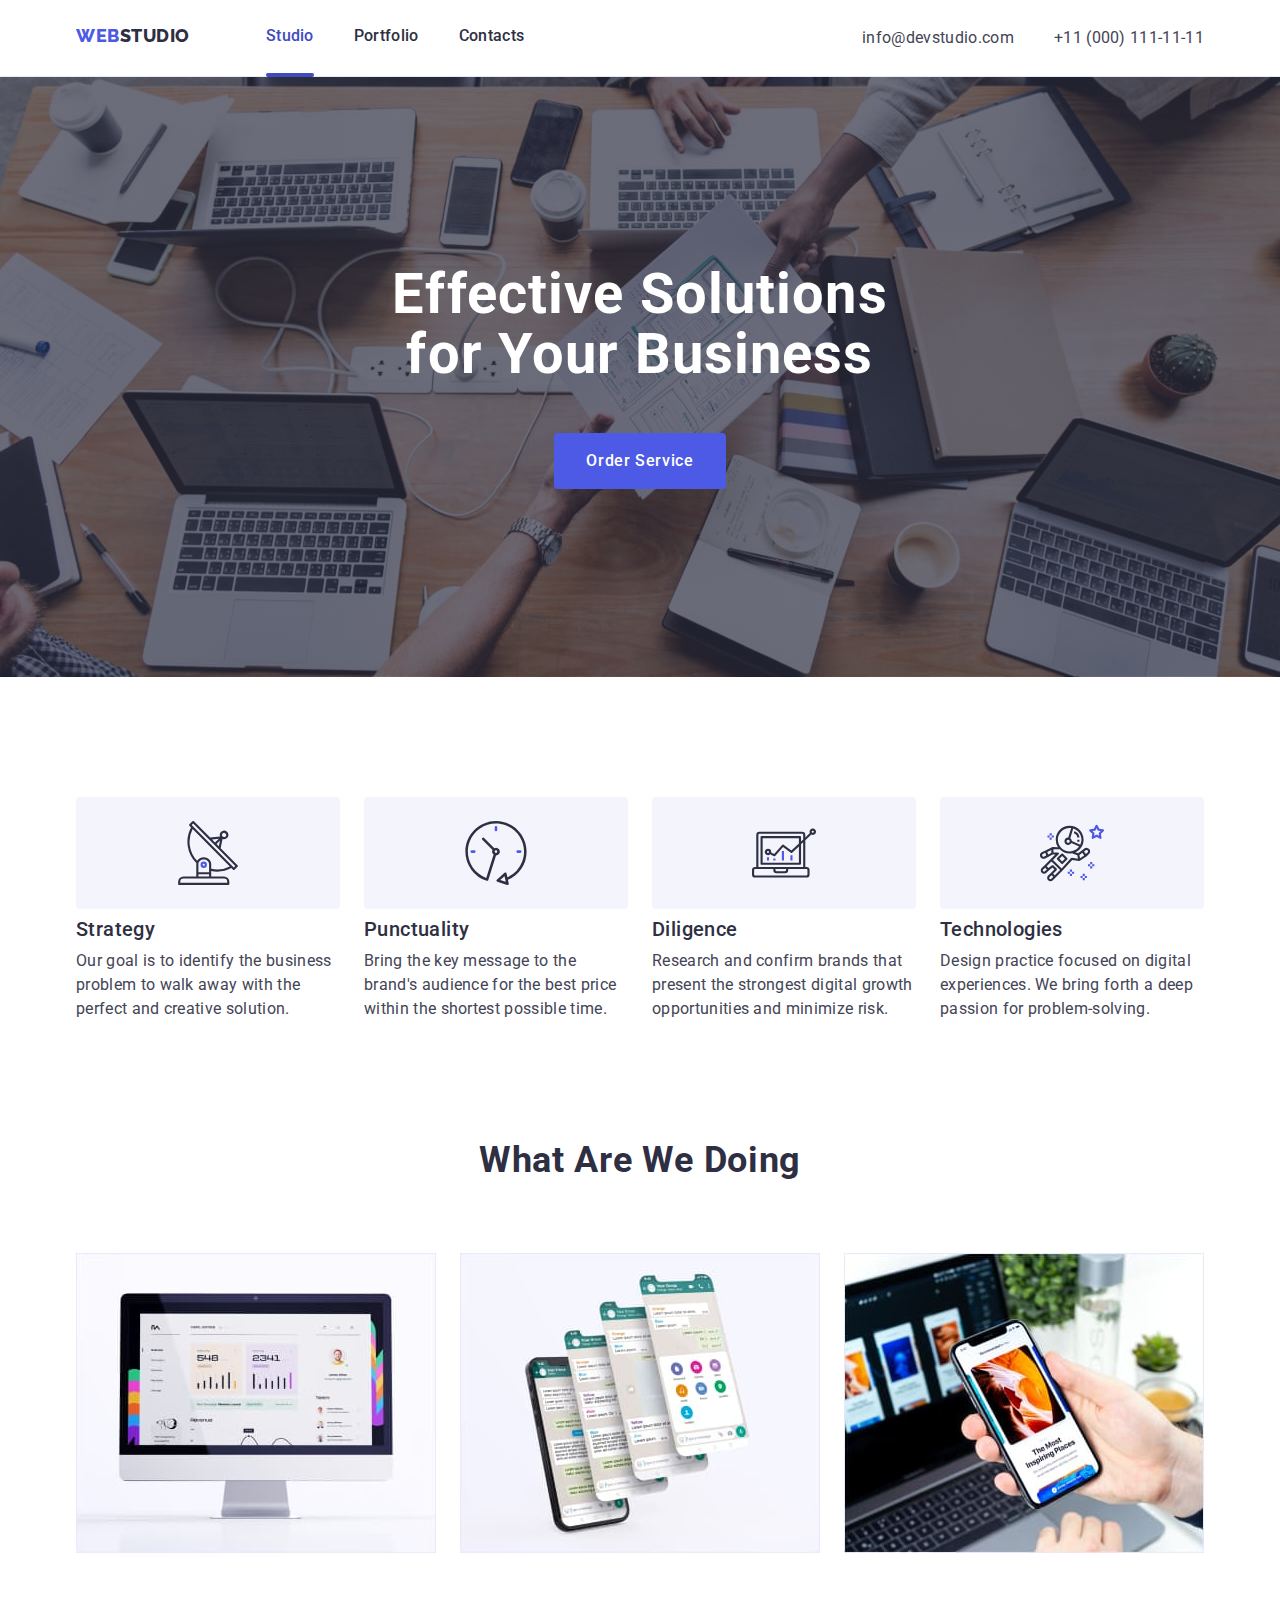
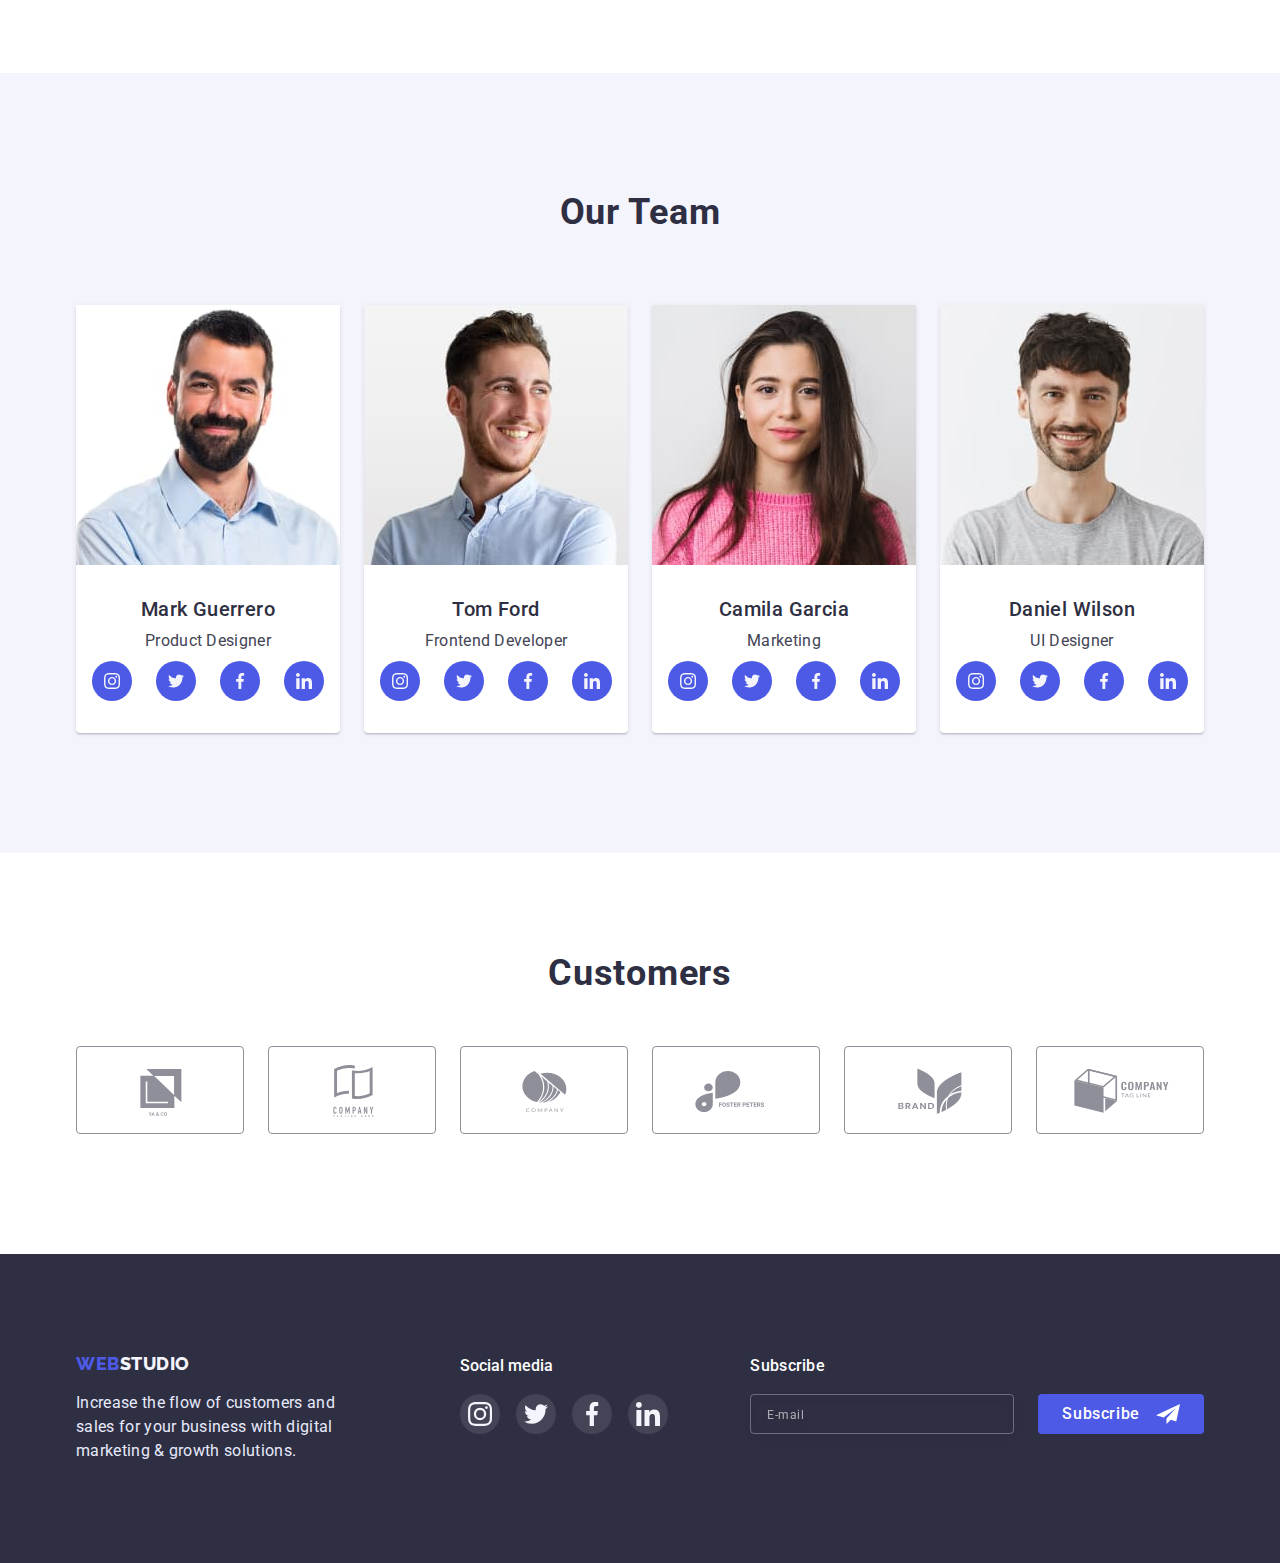
<file: index.html>
<!DOCTYPE html>
<html lang="en">

<head>
    <meta charset="UTF-8">
    <meta http-equiv="X-UA-Compatible" content="IE=edge">
    <meta name="viewport" content="width=device-width, initial-scale=1.0">
    <title>WEB STUDIO</title>
    <link rel="preconnect" href="https://fonts.googleapis.com" />
    <link rel="preconnect" href="https://fonts.gstatic.com" crossorigin />
    <link
        href="https://fonts.googleapis.com/css2?family=Raleway:wght@800&family=Roboto:wght@400;500;700;900&display=swap"
        rel="stylesheet" />
    <link rel="stylesheet" href="https://cdn.jsdelivr.net/npm/modern-normalize@1.1.0/modern-normalize.min.css" />
    <link rel="stylesheet" href="./css/styles.css" />
    <link rel="stylesheet" href="./css/mobile.css" />
    <link rel="stylesheet" href="./css/tablet.css" />
    <link rel="stylesheet" href="./css/desktop.css" />
</head>
<!-- Header -->

<body>
    <header class="head">
        <div class="container head-cont">
            <nav class="header-nav">
                <a class="logo link" href="./index.html">Web<span class="logo-second">Studio</span>
                </a>
                <ul class="menu-header list">
                    <li class="menu-item">
                        <a class="menu-link link current" href="./index.html">Studio</a>
                    </li>
                    <li class="menu-item">
                        <a class="menu-link link" href="./portfolio.html">Portfolio</a>
                    </li>
                    <li class="menu-item">
                        <a class="menu-link link" href="">Contacts</a>
                    </li>
                </ul>
            </nav>
            <button class="mobile-menu-open js-open-menu" type="button">
                <svg class="mobile-menu-open-svg" width="32" height="32">
                    <use href="./images/sprite.svg#menu-burger"></use>
                </svg>
            </button>
            <address class="header-contact">
                <ul class="contact list">
                    <li class="contact-item">
                        <a class="menu-contact link mail" href="mailto:info@devstudio.com">info@devstudio.com</a>
                    </li>
                    <li class="contact-item">
                        <a class="menu-contact link" href="tel:+110001111111">+11 (000) 111-11-11</a>
                    </li>
                </ul>
            </address>
        </div>

        <div class="mobile-menu js-menu-container">
            <div class="mobile-container">
                <button class="mobile-menu-close js-close-menu" type="button">
                    <svg class="mobile-menu-close-svg" width="8" height="8">
                        <use href="./images/sprite.svg#close-modal"></use>
                    </svg>
                </button>
                <div class="mob-menu-info">
                    <ul class="list">
                        <li class="mobile-menu-item">
                            <a class="mobile-menu-link link current" href="./index.html">Studio</a>
                        </li>
                        <li class="mobile-menu-item">
                            <a class="mobile-menu-link link" href="./portfolio.html">Portfolio</a>
                        </li>
                        <li class="mobile-menu-item">
                            <a class="mobile-menu-link link" href="">Contacts</a>
                        </li>
                    </ul>
                </div>
                <address class="mobile-header-contact">
                    <ul class="mobile-menu-header list">
                        <li class="mobile-contact-item">
                            <a class="mobile-menu-tel link" href="tel:+110001111111">+11 (000) 111-11-11</a>
                        </li>
                        <li class="mobile-contact-item">
                            <a class="mobile-menu-mail link" href="mailto:info@devstudio.com">info@devstudio.com</a>
                        </li>
                    </ul>
                    <ul class="header-soc-list list">
                        <li class="team-soc-item">
                            <a class="team-soc-link link" href="">
                                <svg class="team-soc-svg" width="16" height="16">
                                    <use href="./images/sprite.svg#instagram"></use>
                                </svg>
                            </a>
                        </li>
                        <li class="team-soc-item">
                            <a class="team-soc-link" href="">
                                <svg class="team-soc-svg" width="16" height="16">
                                    <use href="./images/sprite.svg#twitter"></use>
                                </svg>
                            </a>
                        </li>
                        <li class="team-soc-item">
                            <a class="team-soc-link" href="">
                                <svg class="team-soc-svg" width="16" height="16">
                                    <use href="./images/sprite.svg#facebook"></use>
                                </svg>
                            </a>
                        </li>
                        <li class="team-soc-item">
                            <a class="team-soc-link" href="">
                                <svg class="team-soc-svg" width="16" height="16">
                                    <use href="./images/sprite.svg#linkedin"></use>
                                </svg>
                            </a>
                        </li>
                    </ul>
                </address>
            </div>
        </div>

    </header>

    <main>
        <!--Hero Section-->
        <section class="hero">
            <div class="container">
                <h1 class="hero-title">Effective Solutions for Your Business</h1>
                <button class="hero-btn" data-modal-open type="button">Order Service</button>
            </div>
        </section>
        <!--/Hero Section-->

        <!--Feature Section-->
        <section class="feature">
            <div class="container">
                <h2 hidden>Strategy</h2>
                <ul class="feature-list list">
                    <li class="feature-item">
                        <div class="feature-icon">
                            <svg width="64" height="64">
                                <use href="./images/sprite.svg#antenna"></use>
                            </svg>
                        </div>
                        <h3 class="feature-title">Strategy</h3>
                        <p class="feature-text">
                            Our goal is to identify the business
                            problem to walk away with the perfect and creative solution.
                        </p>
                    </li>
                    <li class="feature-item">
                        <div class="feature-icon">
                            <svg width="64" height="64">
                                <use href="./images/sprite.svg#clock"></use>
                            </svg>
                        </div>
                        <h3 class="feature-title">Punctuality</h3>
                        <p class="feature-text">
                            Bring the key message to the brand's audience for the best price within the shortest
                            possible
                            time.
                        </p>
                    </li>
                    <li class="feature-item">
                        <div class="feature-icon">
                            <svg width="64" height="64">
                                <use href="./images/sprite.svg#diagram"></use>
                            </svg>
                        </div>
                        <h3 class="feature-title">Diligence</h3>
                        <p class="feature-text">
                            Research and confirm brands that present the strongest digital growth opportunities and
                            minimize
                            risk.
                        </p>
                    </li>
                    <li class="feature-item">
                        <div class="feature-icon">
                            <svg width="64" height="64">
                                <use href="./images/sprite.svg#astronaut"></use>
                            </svg>
                        </div>
                        <h3 class="feature-title">Technologies</h3>
                        <p class="feature-text">
                            Design practice focused on digital experiences. We bring forth a deep passion for
                            problem-solving.
                        </p>
                    </li>
                </ul>
            </div>

        </section>
        <!--/Feature Section-->

        <!--Promo Section-->
        <section class="promo">
            <div class="container">
                <h2 class="promo-title">What are we doing</h2>
                <ul class="list">
                    <li class="promo-item">
                        <img srcset="./images/works/img1@2x.jpg 2x" src="./images/works/img1.jpg" alt="monitor"
                            width="360" height="300" />
                    </li>
                    <li class="promo-item">
                        <img srcset="./images/works/img2@2x.jpg 2x" src="./images/works/img2.jpg" alt="phone"
                            width="360" height="300" />
                    </li>
                    <li class="promo-item">
                        <img srcset="./images/works/img3@2x.jpg 2x" src="./images/works/img3.jpg"
                            alt="laptop with phone" width="360" height="300" />
                    </li>
                </ul>
            </div>
        </section>
        <!--/Promo Section-->

        <!--Team Section-->
        <section class="team">
            <div class="container">
                <h2 class="team-title">Our Team</h2>
                <ul class="list team-list">
                    <li class="team-item">
                        <img srcset="./images/team/mark-guerrero@2x.jpg 2x" src="./images/team/mark-guerrero.jpg"
                            alt="Mark Guerrero" width="264" height="260" />
                        <div class="team-img-box">
                            <h3 class="team-subtitle ">Mark Guerrero</h3>
                            <p class="team-text">Product Designer</p>
                            <ul class="team-soc-list list">
                                <li class="team-soc-item">
                                    <a class="team-soc-link link" href="">
                                        <svg class="team-soc-svg" width="16" height="16">
                                            <use href="./images/sprite.svg#instagram"></use>
                                        </svg>
                                    </a>
                                </li>
                                <li class="team-soc-item">
                                    <a class="team-soc-link" href="">
                                        <svg class="team-soc-svg" width="16" height="16">
                                            <use href="./images/sprite.svg#twitter"></use>
                                        </svg>
                                    </a>
                                </li>
                                <li class="team-soc-item">
                                    <a class="team-soc-link" href="">
                                        <svg class="team-soc-svg" width="16" height="16">
                                            <use href="./images/sprite.svg#facebook"></use>
                                        </svg>
                                    </a>
                                </li>
                                <li class="team-soc-item">
                                    <a class="team-soc-link" href="">
                                        <svg class="team-soc-svg" width="16" height="16">
                                            <use href="./images/sprite.svg#linkedin"></use>
                                        </svg>
                                    </a>
                                </li>
                            </ul>
                        </div>
                    </li>
                    <li class="team-item">
                        <img srcset="./images/team/tom-ford@2x.jpg 2x" src="./images/team/tom-ford.jpg" alt="Tom Ford"
                            width="264" height="260" />
                        <div class="team-img-box">
                            <h3 class="team-subtitle ">Tom Ford</h3>
                            <p class="team-text">Frontend Developer</p>
                            <ul class="team-soc-list list">
                                <li class="team-soc-item">
                                    <a class="team-soc-link link" href="">
                                        <svg class="team-soc-svg" width="16" height="16">
                                            <use href="./images/sprite.svg#instagram"></use>
                                        </svg>
                                    </a>
                                </li>
                                <li class="team-soc-item">
                                    <a class="team-soc-link" href="">
                                        <svg class="team-soc-svg" width="16" height="16">
                                            <use href="./images/sprite.svg#twitter"></use>
                                        </svg>
                                    </a>
                                </li>
                                <li class="team-soc-item">
                                    <a class="team-soc-link" href="">
                                        <svg class="team-soc-svg" width="16" height="16">
                                            <use href="./images/sprite.svg#facebook"></use>
                                        </svg>
                                    </a>
                                </li>
                                <li class="team-soc-item">
                                    <a class="team-soc-link" href="">
                                        <svg class="team-soc-svg" width="16" height="16">
                                            <use href="./images/sprite.svg#linkedin"></use>
                                        </svg>
                                    </a>
                                </li>
                            </ul>
                        </div>
                    </li>
                    <li class="team-item">
                        <img srcset="./images/team/camila-garcia@2x.jpg 2x" src="./images/team/camila-garcia.jpg"
                            alt="Camila Garcia" width="264" height="260" />
                        <div class="team-img-box">
                            <h3 class="team-subtitle ">Camila Garcia</h3>
                            <p class="team-text">Marketing</p>
                            <ul class="team-soc-list list">
                                <li class="team-soc-item">
                                    <a class="team-soc-link link" href="">
                                        <svg class="team-soc-svg" width="16" height="16">
                                            <use href="./images/sprite.svg#instagram"></use>
                                        </svg>
                                    </a>
                                </li>
                                <li class="team-soc-item">
                                    <a class="team-soc-link" href="">
                                        <svg class="team-soc-svg" width="16" height="16">
                                            <use href="./images/sprite.svg#twitter"></use>
                                        </svg>
                                    </a>
                                </li>
                                <li class="team-soc-item">
                                    <a class="team-soc-link" href="">
                                        <svg class="team-soc-svg" width="16" height="16">
                                            <use href="./images/sprite.svg#facebook"></use>
                                        </svg>
                                    </a>
                                </li>
                                <li class="team-soc-item">
                                    <a class="team-soc-link" href="">
                                        <svg class="team-soc-svg" width="16" height="16">
                                            <use href="./images/sprite.svg#linkedin"></use>
                                        </svg>
                                    </a>
                                </li>
                            </ul>
                        </div>
                    </li>
                    <li class="team-item">
                        <img srcset="./images/team/daniel-wilson@2x.jpg 2x" src="./images/team/daniel-wilson.jpg"
                            alt="Daniel Wilson" width="264" height="260" />
                        <div class="team-img-box">
                            <h3 class="team-subtitle ">Daniel Wilson</h3>
                            <p class="team-text">UI Designer</p>
                            <ul class="team-soc-list list">
                                <li class="team-soc-item">
                                    <a class="team-soc-link link" href="">
                                        <svg class="team-soc-svg" width="16" height="16">
                                            <use href="./images/sprite.svg#instagram"></use>
                                        </svg>
                                    </a>
                                </li>
                                <li class="team-soc-item">
                                    <a class="team-soc-link" href="">
                                        <svg class="team-soc-svg" width="16" height="16">
                                            <use href="./images/sprite.svg#twitter"></use>
                                        </svg>
                                    </a>
                                </li>
                                <li class="team-soc-item">
                                    <a class="team-soc-link" href="">
                                        <svg class="team-soc-svg" width="16" height="16">
                                            <use href="./images/sprite.svg#facebook"></use>
                                        </svg>
                                    </a>
                                </li>
                                <li class="team-soc-item">
                                    <a class="team-soc-link" href="">
                                        <svg class="team-soc-svg" width="16" height="16">
                                            <use href="./images/sprite.svg#linkedin"></use>
                                        </svg>
                                    </a>
                                </li>
                            </ul>
                        </div>
                    </li>
                </ul>
            </div>
        </section>
        <!--/Team Section-->

        <!--Customers-->
        <section class="customers">
            <div class="container">
                <h2 class="customers-title">Customers</h2>
                <ul class="cust-list list">
                    <li>
                        <a class="cust-link" href="">
                            <svg width="104" height="56">
                                <use href="./images/sprite.svg#logo1"></use>
                            </svg>
                        </a>
                    </li>
                    <li>
                        <a class="cust-link" href="">
                            <svg width="104" height="56">
                                <use href="./images/sprite.svg#logo2"></use>
                            </svg>
                        </a>
                    </li>
                    <li>
                        <a class="cust-link" href="">
                            <svg width="104" height="56">
                                <use href="./images/sprite.svg#logo3"></use>
                            </svg>
                        </a>
                    </li>
                    <li>
                        <a class="cust-link" href="">
                            <svg width="104" height="56">
                                <use href="./images/sprite.svg#logo4"></use>
                            </svg>
                        </a>
                    </li>
                    <li>
                        <a class="cust-link" href="">
                            <svg width="104" height="56">
                                <use href="./images/sprite.svg#logo5"></use>
                            </svg>
                        </a>
                    </li>
                    <li>
                        <a class="cust-link" href="">
                            <svg width="104" height="56">
                                <use href="./images/sprite.svg#logo6"></use>
                            </svg>
                        </a>
                    </li>
                </ul>
            </div>
        </section>
        <!--/Customers-->
    </main>
    <!--Footer  -->
    <footer class="footer">
        <div class="container foot-info">
            <div class="foot-logo-block">
                <a class="logotype link" href="./index.html"> Web<span class="logotype-second">Studio</span>
                </a>
                <p class="footer-text">Increase the flow of customers and sales for your business with digital marketing
                    & growth solutions.
                </p>
            </div>
            <div class="foot-soc-block">
                <h3 class="foot-soc-text">Social media</h3>
                <ul class="foot-soc-list list">
                    <li class="foot-soc-item">
                        <a class="foot-soc-link list" href="">
                            <svg width="24" height="24">
                                <use href="./images/sprite.svg#instagram"></use>
                            </svg>
                        </a>
                    </li>
                    <li class="foot-soc-item">
                        <a class="foot-soc-link" href="">
                            <svg width="24" height="24">
                                <use href="./images/sprite.svg#twitter"></use>
                            </svg>
                        </a>
                    </li>
                    <li class="foot-soc-item">
                        <a class="foot-soc-link" href="">
                            <svg width="24" height="24">
                                <use href="./images/sprite.svg#facebook"></use>
                            </svg>
                        </a>
                    </li>
                    <li class="foot-soc-item">
                        <a class="foot-soc-link" href="">
                            <svg width="24" height="24">
                                <use href="./images/sprite.svg#linkedin"></use>
                            </svg>
                        </a>
                    </li>
                </ul>
            </div>

            <form class="footer-form">
                <p class="footer-f-title">Subscribe</p>
                <div class="footer-mail-box">
                    <input type="email" aria-label="email" class="footer-f-input" name="email" placeholder="E-mail"
                        required>
                    <button class="footer-f-btn" type="submit">Subscribe
                        <svg class="footer-f-svg" width="24" height="24">
                            <use href="./images/sprite.svg#messege"></use>
                        </svg>
                    </button>
                </div>
            </form>
        </div>
    </footer>
    <!--/Footer  -->
    <!-- Modal -->
    <div class="backdrop is-hidden" data-modal>
        <div class="modal">
            <button class="btn-modal" data-modal-close type="button">
                <svg class="modal-svg" width="8" height="8">
                    <use href="./images/sprite.svg#close-modal"></use>
                </svg>
            </button>
            <p class="modal-title">Leave your contacts and we will call you back</p>
            <form class="modal-form">
                <label class="form-label">
                    <span class="modal-label-text">Name</span>
                    <span class="modal-form-svg">
                        <input type="text" class="form-input" name="fullname" required>
                        <svg class="input-svg" width="18" height="18">
                            <use href="./images/sprite.svg#person"></use>
                        </svg>
                    </span>
                </label>
                <label class="form-label">
                    <span class="modal-label-text">Phone</span>
                    <span class="modal-form-svg">
                        <input type="tel" class="form-input" name="phone" required>
                        <svg class="input-svg" width="18" height="24">
                            <use href="./images/sprite.svg#phone"></use>
                        </svg>
                    </span>
                </label>
                <label class="form-label">
                    <span class="modal-label-text">Email</span>
                    <span class="modal-form-svg">
                        <input type="email" class="form-input" name="email" required>
                        <svg class="input-svg" width="18" height="24">
                            <use href="./images/sprite.svg#email"></use>
                        </svg>
                    </span>
                </label>
                <label class="form-textarea">
                    <span class="modal-label-text">Comment</span>
                    <textarea name="message" class="form-input" placeholder="Text input"></textarea>
                </label>
                <label class="checkbox-text">
                    <input type="checkbox" name="policy" class="check visually-hidden">
                    <span class="checkbox-feik-icon">
                        <svg class="checkbox-icon" width="10" height="8">
                            <use href="./images/sprite.svg#click"></use>
                        </svg>
                    </span>
                    <span>I accept the terms and conditions of the <a href="">Privacy Policy</a></span>
                </label>
                <button class="send-btn" type="submit">Send</button>
            </form>
        </div>
    </div>
    <!-- /Modal -->
    <script src="./js/mobile-menu.js"></script>
    <script src="./js/modal.js"></script>
</body>

</html>
</file>
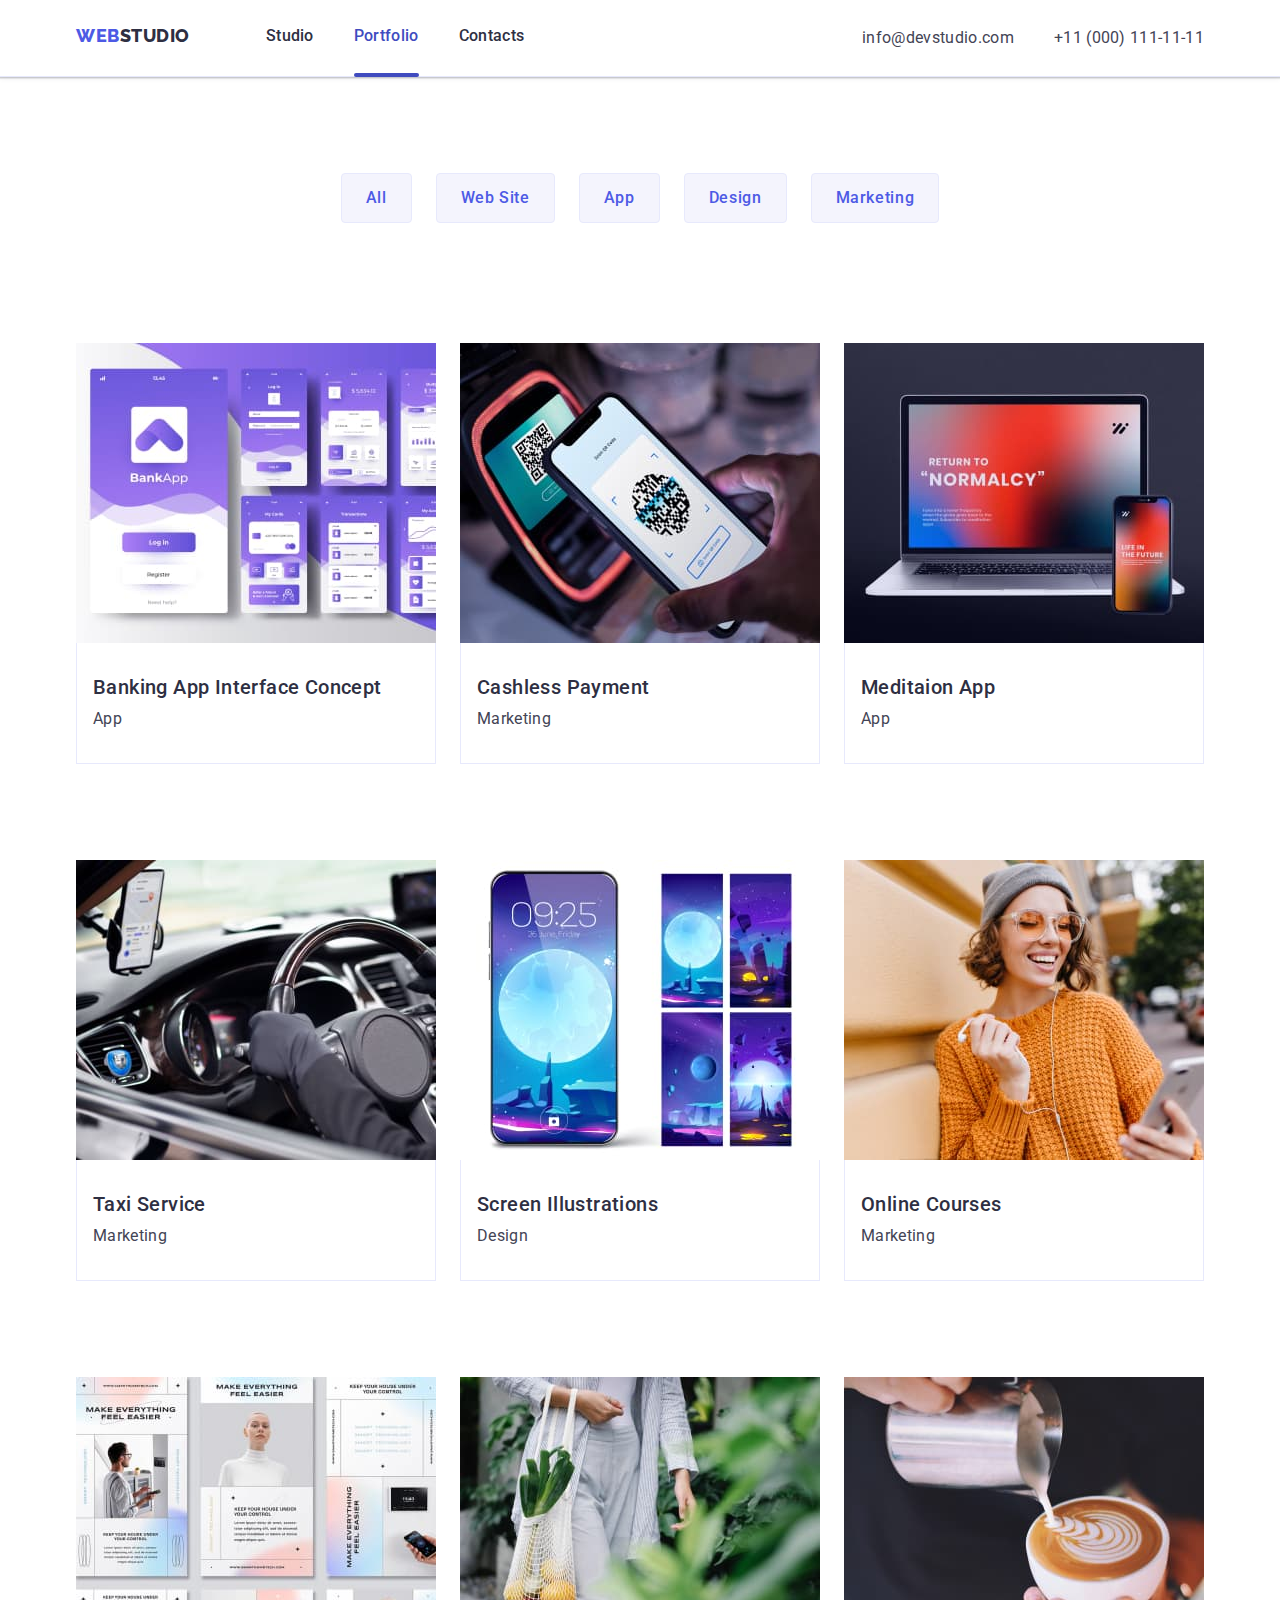
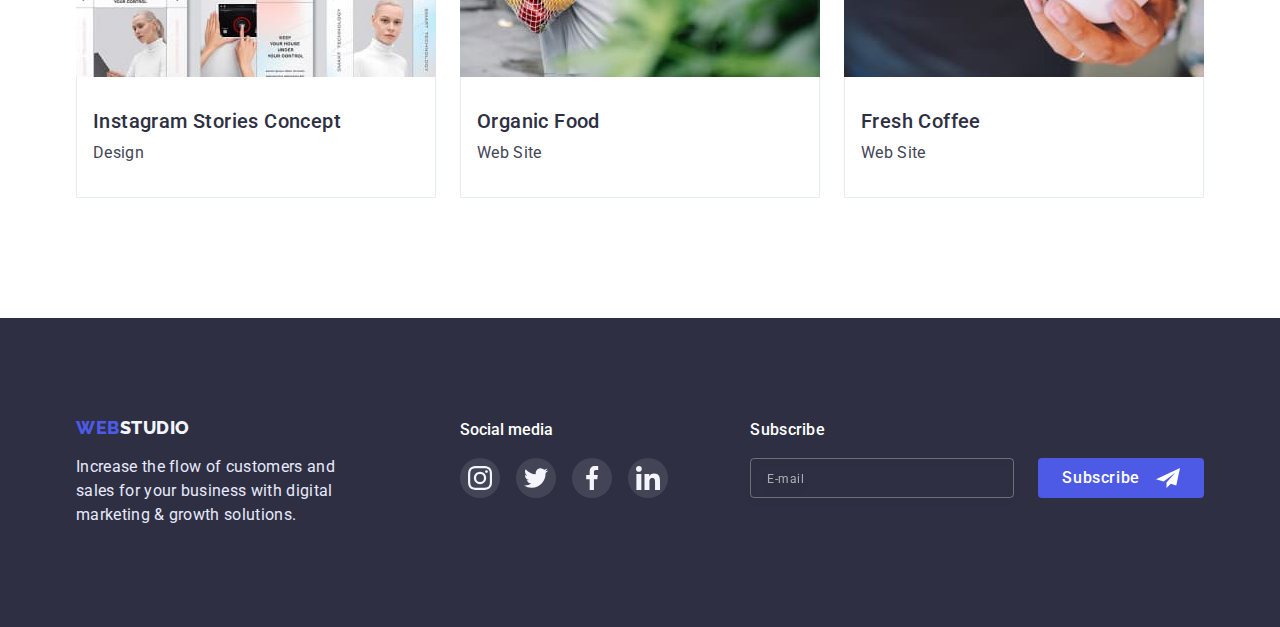
<file: portfolio.html>
<!DOCTYPE html>
<html lang="en">

<head>
    <meta charset="UTF-8">
    <meta http-equiv="X-UA-Compatible" content="IE=edge">
    <meta name="viewport" content="width=device-width, initial-scale=1.0">
    <title>WEB STUDIO</title>
    <link rel="preconnect" href="https://fonts.googleapis.com" />
    <link rel="preconnect" href="https://fonts.gstatic.com" crossorigin />
    <link
        href="https://fonts.googleapis.com/css2?family=Raleway:wght@800&family=Roboto:wght@400;500;700;900&display=swap"
        rel="stylesheet" />
    <link rel="stylesheet" href="https://cdn.jsdelivr.net/npm/modern-normalize@1.1.0/modern-normalize.min.css" />
    <link rel="stylesheet" href="./css/styles.css" />
    <link rel="stylesheet" href="./css/mobile.css" />
    <link rel="stylesheet" href="./css/tablet.css" />
    <link rel="stylesheet" href="./css/desktop.css" />
</head>

<body>
    <header class="head">
        <div class="container head-cont">
            <nav class="header-nav">
                <a class="logo link" href="./index.html">Web<span class="logo-second">Studio</span>
                </a>
                <ul class="menu-header list">
                    <li class="menu-item">
                        <a class="menu-link link" href="./index.html">Studio</a>
                    </li>
                    <li class="menu-item">
                        <a class="menu-link link current" href="./portfolio.html">Portfolio</a>
                    </li>
                    <li class="menu-item">
                        <a class="menu-link link" href="">Contacts</a>
                    </li>
                </ul>
            </nav>
            <button class="mobile-menu-open js-open-menu" type="button">
                <svg class="mobile-menu-open-svg" width="32" height="32">
                    <use href="./images/sprite.svg#menu-burger"></use>
                </svg>
            </button>
            <address class="header-contact">
                <ul class="contact list">
                    <li class="contact-item">
                        <a class="menu-contact link mail" href="mailto:info@devstudio.com">info@devstudio.com</a>
                    </li>
                    <li class="contact-item">
                        <a class="menu-contact link" href="tel:+110001111111">+11 (000) 111-11-11</a>
                    </li>
                </ul>
            </address>
        </div>

        <div class="mobile-menu js-menu-container">
            <div class="mobile-container">
                <button class="mobile-menu-close js-close-menu" type="button">
                    <svg class="mobile-menu-close-svg" width="8" height="8">
                        <use href="./images/sprite.svg#close-modal"></use>
                    </svg>
                </button>
                <div class="mob-menu-info">
                    <ul class="list">
                        <li class="mobile-menu-item">
                            <a class="mobile-menu-link link" href="./index.html">Studio</a>
                        </li>
                        <li class="mobile-menu-item">
                            <a class="mobile-menu-link link current" href="./portfolio.html">Portfolio</a>
                        </li>
                        <li class="mobile-menu-item">
                            <a class="mobile-menu-link link" href="">Contacts</a>
                        </li>
                    </ul>
                </div>
                <address class="mobile-header-contact">
                    <ul class="mobile-menu-header list">
                        <li class="mobile-contact-item">
                            <a class="mobile-menu-tel link" href="tel:+110001111111">+11 (000) 111-11-11</a>
                        </li>
                        <li class="mobile-contact-item">
                            <a class="mobile-menu-mail link" href="mailto:info@devstudio.com">info@devstudio.com</a>
                        </li>
                    </ul>
                    <ul class="header-soc-list list">
                        <li class="team-soc-item">
                            <a class="team-soc-link link" href="">
                                <svg class="team-soc-svg" width="16" height="16">
                                    <use href="./images/sprite.svg#instagram"></use>
                                </svg>
                            </a>
                        </li>
                        <li class="team-soc-item">
                            <a class="team-soc-link" href="">
                                <svg class="team-soc-svg" width="16" height="16">
                                    <use href="./images/sprite.svg#twitter"></use>
                                </svg>
                            </a>
                        </li>
                        <li class="team-soc-item">
                            <a class="team-soc-link" href="">
                                <svg class="team-soc-svg" width="16" height="16">
                                    <use href="./images/sprite.svg#facebook"></use>
                                </svg>
                            </a>
                        </li>
                        <li class="team-soc-item">
                            <a class="team-soc-link" href="">
                                <svg class="team-soc-svg" width="16" height="16">
                                    <use href="./images/sprite.svg#linkedin"></use>
                                </svg>
                            </a>
                        </li>
                    </ul>
                </address>
            </div>
        </div>

    </header>

    <main>
        <section class="menu-filter">
            <div class="container">
                <h1 hidden></h1>
                <ul class="list list-btn">
                    <li class="filter-item"><button class="menu-filter-btn" type="button">All</button></li>
                    <li class="filter-item"><button class="menu-filter-btn" type="button">Web Site</button></li>
                    <li class="filter-item"><button class="menu-filter-btn" type="button">App</button></li>
                    <li class="filter-item"><button class="menu-filter-btn" type="button">Design</button></li>
                    <li class="filter-item"><button class="menu-filter-btn" type="button">Marketing</button></li>
                </ul>
                <ul class="list list-img">
                    <li class="list-item">
                        <a class="link" href="">
                            <div class="overlay-block">
                                <picture>
                                    <source
                                        srcset="./images/portfolio/img-desktop1.jpg 1x, ./images/portfolio/img-desktop1@2x.jpg 2x"
                                        media="(min-width: 1200px)" />
                                    <source
                                        srcset="./images/portfolio/img-tablet1.jpg 1x, ./images/portfolio/img-tablet1@2x.jpg 2x"
                                        media="(min-width: 768px)" />
                                    <source
                                        srcset="./images/portfolio/img-mobile1.jpg 1x, ./images/portfolio/img-mobile1@2x.jpg 2x"
                                        media="(min-width: 320px)" />
                                    <img class="img-p" src="./images/portfolio/img-mobile1.jpg" alt="App Interface" />
                                </picture>
                                <p class="overlay">14 Stylish and User-Friendly App Design Concepts · Task Manager App ·
                                    Calorie Tracker App · Exotic Fruit Ecommerce App · Cloud Storage App</p>
                            </div>
                            <div class="img-text">
                                <h2 class="menu-filter-subtitle">Banking App Interface Concept</h2>
                                <p class="menu-filter-text">App</p>
                            </div>
                        </a>
                    </li>
                    <li class="list-item">
                        <a class="link" href="">
                            <div class="overlay-block">
                                <picture>
                                    <source
                                        srcset="./images/portfolio/img-desktop2.jpg 1x, ./images/portfolio/img-desktop2@2x.jpg 2x"
                                        media="(min-width: 1200px)" />
                                    <source
                                        srcset="./images/portfolio/img-tablet2.jpg 1x, ./images/portfolio/img-tablet2@2x.jpg 2x"
                                        media="(min-width: 768px)" />
                                    <source
                                        srcset="./images/portfolio/img-mobile2.jpg 1x, ./images/portfolio/img-mobile2@2x.jpg 2x"
                                        media="(min-width: 320px)" />
                                    <img class="img-p" src="./images/portfolio/img-mobile2.jpg" alt="Cashless" />
                                </picture>
                                <p class="overlay">14 Stylish and User-Friendly App Design Concepts · Task Manager App ·
                                    Calorie Tracker App · Exotic Fruit Ecommerce App · Cloud Storage App</p>
                            </div>
                            <div class="img-text">
                                <h2 class="menu-filter-subtitle">Cashless Payment</h2>
                                <p class="menu-filter-text">Marketing</p>
                            </div>
                        </a>
                    </li>
                    <li class="list-item">
                        <a class="link" href="">
                            <div class="overlay-block">
                                <picture>
                                    <source
                                        srcset="./images/portfolio/img-desktop3.jpg 1x, ./images/portfolio/img-desktop3@2x.jpg 2x"
                                        media="(min-width: 1200px)" />
                                    <source
                                        srcset="./images/portfolio/img-tablet3.jpg 1x, ./images/portfolio/img-tablet3@2x.jpg 2x"
                                        media="(min-width: 768px)" />
                                    <source
                                        srcset="./images/portfolio/img-mobile3.jpg 1x, ./images/portfolio/img-mobile3@2x.jpg 2x"
                                        media="(min-width: 320px)" />
                                    <img class="img-p" src="./images/portfolio/img-mobile3.jpg" alt="Meditaion App" />
                                </picture>
                                <p class="overlay">14 Stylish and User-Friendly App Design Concepts · Task Manager App ·
                                    Calorie Tracker App · Exotic Fruit Ecommerce App · Cloud Storage App</p>
                            </div>
                            <div class="img-text">
                                <h2 class="menu-filter-subtitle">Meditaion App</h2>
                                <p class="menu-filter-text">App</p>
                            </div>
                        </a>
                    </li>
                    <li class="list-item">
                        <a class="link" href="">
                            <div class="overlay-block">
                                <picture>
                                    <source
                                        srcset="./images/portfolio/img-desktop4.jpg 1x, ./images/portfolio/img-desktop4@2x.jpg 2x"
                                        media="(min-width: 1200px)" />
                                    <source
                                        srcset="./images/portfolio/img-tablet4.jpg 1x, ./images/portfolio/img-tablet4@2x.jpg 2x"
                                        media="(min-width: 768px)" />
                                    <source
                                        srcset="./images/portfolio/img-mobile4.jpg 1x, ./images/portfolio/img-mobile4@2x.jpg 2x"
                                        media="(min-width: 320px)" />
                                    <img class="img-p" src="./images/portfolio/img-mobile4.jpg" alt="Service" />
                                </picture>
                                <p class="overlay">14 Stylish and User-Friendly App Design Concepts · Task Manager App ·
                                    Calorie Tracker App · Exotic Fruit Ecommerce App · Cloud Storage App</p>
                            </div>
                            <div class="img-text">
                                <h2 class="menu-filter-subtitle">Taxi Service</h2>
                                <p class="menu-filter-text">Marketing</p>
                            </div>
                        </a>
                    </li>
                    <li class="list-item">
                        <a class="link" href="">
                            <div class="overlay-block">
                                <picture>
                                    <source
                                        srcset="./images/portfolio/img-desktop5.jpg 1x, ./images/portfolio/img-desktop5@2x.jpg 2x"
                                        media="(min-width: 1200px)" />
                                    <source
                                        srcset="./images/portfolio/img-tablet5.jpg 1x, ./images/portfolio/img-tablet5@2x.jpg 2x"
                                        media="(min-width: 768px)" />
                                    <source
                                        srcset="./images/portfolio/img-mobile5.jpg 1x, ./images/portfolio/img-mobile5@2x.jpg 2x"
                                        media="(min-width: 320px)" />
                                    <img class="img-p" src="./images/portfolio/img-mobile5.jpg" alt="Illustrations" />
                                </picture>
                                <p class="overlay">14 Stylish and User-Friendly App Design Concepts · Task Manager App ·
                                    Calorie Tracker App · Exotic Fruit Ecommerce App · Cloud Storage App</p>
                            </div>
                            <div class="img-text">
                                <h2 class="menu-filter-subtitle">Screen Illustrations</h2>
                                <p class="menu-filter-text">Design</p>
                            </div>
                        </a>
                    </li>
                    <li class="list-item">
                        <a class="link" href="">
                            <div class="overlay-block">
                                <picture>
                                    <source
                                        srcset="./images/portfolio/img-desktop6.jpg 1x, ./images/portfolio/img-desktop6@2x.jpg 2x"
                                        media="(min-width: 1200px)" />
                                    <source
                                        srcset="./images/portfolio/img-tablet6.jpg 1x, ./images/portfolio/img-tablet6@2x.jpg 2x"
                                        media="(min-width: 768px)" />
                                    <source
                                        srcset="./images/portfolio/img-mobile6.jpg 1x, ./images/portfolio/img-mobile6@2x.jpg 2x"
                                        media="(min-width: 320px)" />
                                    <img class="img-p" src="./images/portfolio/img-mobile6.jpg" alt="Courses" />
                                </picture>
                                <p class="overlay">14 Stylish and User-Friendly App Design Concepts · Task Manager App ·
                                    Calorie Tracker App · Exotic Fruit Ecommerce App · Cloud Storage App</p>
                            </div>
                            <div class="img-text">
                                <h2 class="menu-filter-subtitle">Online Courses</h2>
                                <p class="menu-filter-text">Marketing</p>
                            </div>
                        </a>
                    </li>
                    <li class="list-item">
                        <a class="link" href="">
                            <div class="overlay-block">
                                <picture>
                                    <source
                                        srcset="./images/portfolio/img-desktop7.jpg 1x, ./images/portfolio/img-desktop7@2x.jpg 2x"
                                        media="(min-width: 1200px)" />
                                    <source
                                        srcset="./images/portfolio/img-tablet7.jpg 1x, ./images/portfolio/img-tablet7@2x.jpg 2x"
                                        media="(min-width: 768px)" />
                                    <source
                                        srcset="./images/portfolio/img-mobile7.jpg 1x, ./images/portfolio/img-mobile7@2x.jpg 2x"
                                        media="(min-width: 320px)" />
                                    <img class="img-p" src="./images/portfolio/img-mobile7.jpg" alt="Stories" />
                                </picture>
                                <p class="overlay">14 Stylish and User-Friendly App Design Concepts · Task Manager
                                    App ·
                                    Calorie Tracker App · Exotic Fruit Ecommerce App · Cloud Storage App</p>

                            </div>
                            <div class="img-text">
                                <h2 class="menu-filter-subtitle">Instagram Stories Concept</h2>
                                <p class="menu-filter-text">Design</p>
                            </div>
                        </a>
                    </li>
                    <li class="list-item">
                        <a class="link" href="">
                            <div class="overlay-block">
                                <picture>
                                    <source
                                        srcset="./images/portfolio/img-desktop8.jpg 1x, ./images/portfolio/img-desktop8@2x.jpg 2x"
                                        media="(min-width: 1200px)" />
                                    <source
                                        srcset="./images/portfolio/img-tablet8.jpg 1x, ./images/portfolio/img-tablet8@2x.jpg 2x"
                                        media="(min-width: 768px)" />
                                    <source
                                        srcset="./images/portfolio/img-mobile8.jpg 1x, ./images/portfolio/img-mobile8@2x.jpg 2x"
                                        media="(min-width: 320px)" />
                                    <img class="img-p" src="./images/portfolio/img-mobile8.jpg" alt="Site" />
                                </picture>
                                <p class="overlay">14 Stylish and User-Friendly App Design Concepts · Task Manager
                                    App ·
                                    Calorie Tracker App · Exotic Fruit Ecommerce App · Cloud Storage App</p>

                            </div>
                            <div class="img-text">
                                <h2 class="menu-filter-subtitle">Organic Food</h2>
                                <p class="menu-filter-text">Web Site</p>
                            </div>
                        </a>
                    </li>
                    <li class="list-item">
                        <a class="link" href="">
                            <div class="overlay-block">
                                <picture>
                                    <source
                                        srcset="./images/portfolio/img-desktop9.jpg 1x, ./images/portfolio/img-desktop9@2x.jpg 2x"
                                        media="(min-width: 1200px)" />
                                    <source
                                        srcset="./images/portfolio/img-tablet9.jpg 1x, ./images/portfolio/img-tablet9@2x.jpg 2x"
                                        media="(min-width: 768px)" />
                                    <source
                                        srcset="./images/portfolio/img-mobile9.jpg 1x, ./images/portfolio/img-mobile9@2x.jpg 2x"
                                        media="(min-width: 320px)" />
                                    <img class="img-p" src="./images/portfolio/img-mobile9.jpg" alt="Site" />
                                </picture>
                                <p class="overlay">14 Stylish and User-Friendly App Design Concepts · Task Manager
                                    App ·
                                    Calorie Tracker App · Exotic Fruit Ecommerce App · Cloud Storage App</p>

                            </div>
                            <div class="img-text">
                                <h2 class="menu-filter-subtitle">Fresh Coffee</h2>
                                <p class="menu-filter-text">Web Site</p>
                            </div>
                        </a>
                    </li>
                </ul>
            </div>
        </section>
    </main>
    <!--Footer  -->
    <footer class="footer">
        <div class="container foot-info">
            <div class="foot-logo-block">
                <a class="logotype link" href="./index.html"> Web<span class="logotype-second">Studio</span>
                </a>
                <p class="footer-text">Increase the flow of customers and sales for your business with digital marketing
                    & growth solutions.
                </p>
            </div>
            <div class="foot-soc-block">
                <h3 class="foot-soc-text">Social media</h3>
                <ul class="foot-soc-list list">
                    <li class="foot-soc-item">
                        <a class="foot-soc-link list" href="">
                            <svg width="24" height="24">
                                <use href="./images/sprite.svg#instagram"></use>
                            </svg>
                        </a>
                    </li>
                    <li class="foot-soc-item">
                        <a class="foot-soc-link" href="">
                            <svg width="24" height="24">
                                <use href="./images/sprite.svg#twitter"></use>
                            </svg>
                        </a>
                    </li>
                    <li class="foot-soc-item">
                        <a class="foot-soc-link" href="">
                            <svg width="24" height="24">
                                <use href="./images/sprite.svg#facebook"></use>
                            </svg>
                        </a>
                    </li>
                    <li class="foot-soc-item">
                        <a class="foot-soc-link" href="">
                            <svg width="24" height="24">
                                <use href="./images/sprite.svg#linkedin"></use>
                            </svg>
                        </a>
                    </li>
                </ul>
            </div>

            <form class="footer-form">
                <p class="footer-f-title">Subscribe</p>
                <div class="footer-mail-box">
                    <input type="email" aria-label="email" class="footer-f-input" name="email" placeholder="E-mail"
                        required>
                    <button class="footer-f-btn" type="submit">Subscribe
                        <svg class="footer-f-svg" width="24" height="24">
                            <use href="./images/sprite.svg#messege"></use>
                        </svg>
                    </button>
                </div>
            </form>
        </div>

    </footer>
    <!--/Footer  -->
    <script src="./js/mobile-menu.js"></script>
</body>

</html>
</file>
<file: css/styles.css>
:root {
    --primary-fon-color: #FFFFFF;
    --color-logo-btn-pmenu: #4D5AE5;
    --color-menu-h: #2E2F42;
    --color-adress-p: #434455;
    --color-hover-focus: #404BBF;
    --color-footer-text: #E7E9FC;
    --color-back-fonteam-logo2-pmenubtn: #F4F4FD;
}

h1,
h2,
h3,
h4,
p {
    margin-top: 0;
    margin-bottom: 0;
}

ul {
    margin-top: 0;
    margin-bottom: 0;
    padding-left: 0;
}

img {
    display: block;
}

.list {
    list-style: none;
}

.link {
    text-decoration: none;
}

body {
    font-family: 'Roboto', sans-serif;
    background-color: var(--primary-fon-color);
}

.container {
    max-width: 428px;
    padding-left: 15px;
    padding-right: 15px;
    margin-left: auto;
    margin-right: auto;
}

.visually-hidden {
    position: absolute;
    width: 1px;
    height: 1px;
    margin: -1px;
    padding: 0;
    overflow: hidden;
    border: 0;
    clip: rect(0 0 0 0);
}

/* ============ Header ==========*/
.head {
    border-bottom: 1px solid var(--color-footer-text);
    box-shadow: 0px 2px 1px rgba(46, 47, 66, 0.08), 0px 1px 1px rgba(46, 47, 66, 0.16), 0px 1px 6px rgba(46, 47, 66, 0.08);
}

.logo {
    font-family: 'Raleway', sans-serif;
    font-weight: 800;
    font-size: 18px;
    line-height: 1.16;
    letter-spacing: 0.03em;
    text-transform: uppercase;
    color: var(--color-logo-btn-pmenu);
    padding-top: 24px;
    padding-bottom: 24px;
}

.logo-second {
    color: var(--color-menu-h);
}

.head-cont {
    display: flex;
    align-items: center;
    justify-content: space-between;
}

.mobile-menu-open {
    border: none;
    background-color: transparent;
    padding: 24px 0;
    line-height: 0;
}

/* ============ /Header ==========*/

/* ========== Mobile Menu ======== */

.mobile-menu {
    position: fixed;
    width: 100%;
    height: 100%;
    top: 0;
    left: 0;
    z-index: 1000;
    background-color: var(--primary-fon-color);
    transform: translateX(100%);
    transition: transform 250ms ease-in-out;
}

.mobile-menu.is-open {
    transform: translateX(0);
}

.mobile-container {
    position: relative;
    max-width: 428px;
    height: 100%;
    padding: 40px;
    display: flex;
    flex-direction: column;
    background-color: var(--primary-fon-color);
    margin-left: auto;
    margin-right: auto;

}

.mobile-menu-close {
    position: absolute;
    display: flex;
    top: 40px;
    right: 40px;
    justify-content: center;
    align-items: center;
    width: 24px;
    height: 24px;
    border-radius: 50%;
    background: var(--color-footer-text);
    border: 1px solid rgba(0, 0, 0, 0.1);
    padding: 0;
    cursor: pointer;
    transition: background-color 250ms cubic-bezier(0.4, 0, 0.2, 1);
}

.mobile-menu-close:hover,
.mobile-menu-close:focus {
    background-color: var(--color-hover-focus);
}

.mobile-menu-close-svg {
    fill: #000000;
    transition: fill 250ms cubic-bezier(0.4, 0, 0.2, 1);
}

.mobile-menu-close:hover .mobile-menu-close-svg,
.mobile-menu-close:focus .mobile-menu-close-svg {
    fill: var(--primary-fon-color);
}

.mob-menu-info {
    margin-top: 40px;
}

.mobile-menu-item {
    margin-bottom: 40px;
}

.mobile-menu-link {
    font-weight: 700;
    font-size: 36px;
    line-height: 1.11;
    letter-spacing: 0.02em;
    text-transform: capitalize;
    color: var(--color-menu-h);
    transition-property: color;
    transition-duration: 250ms;
    transition-timing-function: cubic-bezier(0.4, 0, 0.2, 1);
}

.mobile-menu-link:hover,
.mobile-menu-link:focus,
.current {
    color: var(--color-hover-focus);
}

.mobile-menu-tel {
    font-weight: 600;
    font-size: 36px;
    line-height: 1.11;
    text-transform: capitalize;
    color: var(--color-logo-btn-pmenu);
}

.mobile-menu-mail {
    font-weight: 500;
    font-size: 20px;
    line-height: 1.2;
    letter-spacing: 0.02em;
    color: #434455;
}

.mobile-contact-item {
    font-style: normal;
}

.mobile-contact-item:not(:first-child) {
    margin-top: 40px;
    margin-bottom: 48px;
}

.mobile-header-contact {
    margin-top: auto;
}

.header-soc-list {
    display: flex;
    justify-content: space-between;
}

/* ========== /Mobile Menu ======== */

/* ============ Hero Section ========== */
.hero {
    margin: 0 auto;
    background-color: var(--color-menu-h);
    text-align: center;
    padding-top: 112px;
    padding-bottom: 112px;
    background-image: linear-gradient(rgba(46, 47, 66, 0.7), rgba(46, 47, 66, 0.7)), url('../images/hero/hero-mobile.jpg');
    background-repeat: no-repeat;
    background-position: center;
    background-size: cover;
}

@media screen and (min-device-pixel-ratio: 2) and (max-width: 428px),
screen and (-webkit-min-device-pixel-ratio: 2) and (max-width: 428px),
screen and (min-resolution: 192dpi) and (max-width: 428px),
screen and (min-resolution: 2dppx) and (max-width: 428px) {
    .hero {
        background-image: linear-gradient(rgba(46, 47, 66, 0.7), rgba(46, 47, 66, 0.7)), url('../images/hero/hero-mobile@2x.jpg');
    }
}

.hero-title {
    font-size: 36px;
    line-height: 1.11;
    letter-spacing: 0.02em;
    color: var(--primary-fon-color);
    margin-bottom: 72px;
    margin-right: auto;
    margin-left: auto;
    max-width: 320px;
}

.hero-btn {
    font-family: 'Roboto', sans-serif;
    font-weight: 500;
    font-size: 16px;
    line-height: 1.5;
    letter-spacing: 0.04em;
    cursor: pointer;
    color: var(--primary-fon-color);
    background-color: var(--color-logo-btn-pmenu);

    padding: 16px 32px;
    border-radius: 4px;
    border: none;
    min-width: 169px;

    transition-property: background-color;
    transition-duration: 250ms;
    transition-timing-function: cubic-bezier(0.4, 0, 0.2, 1);
}

.hero-btn:hover,
.hero-btn:focus {
    background-color: var(--color-hover-focus);
}

/* ============ /Hero Section ========== */

/* ========== Feature Section ==========*/
.feature {
    padding-top: 96px;
    padding-bottom: 96px;
}


.feature-title {
    font-weight: 700;
    font-size: 36px;
    line-height: 1.11;
    letter-spacing: 0.02em;
    color: var(--color-menu-h);
    margin-bottom: 8px;
    text-align: center;
}

.feature-item {
    margin-bottom: 72px;
}

.feature-item:nth-child(4n) {
    margin-bottom: 0;
}

.feature-text {
    font-weight: 500;
    font-size: 16px;
    line-height: 1.50;
    letter-spacing: 0.02em;
    color: var(--color-adress-p);
}

/* ===== /Feature Section =====*/

/* ===== Promo Section =====*/
@media screen and (max-width: 1199px) {
    .promo {
        display: none;
    }
}

.promo {
    padding-bottom: 120px;
}

.promo-item {
    max-width: 360px;
}

.promo .list {
    display: flex;
    gap: 24px;
}

.promo-title {
    font-size: 36px;
    line-height: 1.11;
    letter-spacing: 0.02em;
    text-align: center;
    text-transform: capitalize;
    color: var(--color-menu-h);
    margin-bottom: 72px;
}

/* ===== /Promo Section =====*/

/* ===== Team Section =====*/
.team {
    background-color: var(--color-back-fonteam-logo2-pmenubtn);
    padding-top: 96px;
    padding-bottom: 128px;
}

.team-item {
    width: 264px;
    background-color: var(--primary-fon-color);
    box-shadow: 0px 1px 6px rgba(46, 47, 66, 0.08), 0px 1px 1px rgba(46, 47, 66, 0.16), 0px 2px 1px rgba(46, 47, 66, 0.08);
    border-radius: 0px 0px 4px 4px;

}

@media screen and (max-width: 767px) {
    .team-item:not(:last-child) {
        margin-bottom: 72px;
    }

    .team-item {
        margin-left: auto;
        margin-right: auto;
    }
}

.team-soc-list {
    display: flex;
    gap: 24px;
}

.team-title {
    font-size: 36px;
    line-height: 1.11;
    text-align: center;
    letter-spacing: 0.02em;
    text-transform: capitalize;
    color: var(--color-menu-h);
    margin-bottom: 72px;
}

.team-subtitle {
    font-weight: 500;
    font-size: 20px;
    line-height: 1.2;
    letter-spacing: 0.02em;
    text-align: center;
    color: var(--color-menu-h);
    margin-bottom: 8px;
}

.team-text {
    font-size: 16px;
    line-height: 1.5;
    letter-spacing: 0.02em;
    text-align: center;
    color: var(--color-adress-p);
    margin-bottom: 8px;
}

.team-img-box {
    padding: 32px 16px;
}

.team-soc-link {
    display: flex;
    justify-content: center;
    align-items: center;
    width: 40px;
    height: 40px;
    border-radius: 50%;
    background-color: var(--color-logo-btn-pmenu);
    transition-property: background-color;
    transition-duration: 250ms;
    transition-timing-function: cubic-bezier(0.4, 0, 0.2, 1);

}

.team-soc-link:hover,
.team-soc-link:focus {
    background-color: var(--color-hover-focus);
}

.team-soc-svg {
    fill: var(--color-back-fonteam-logo2-pmenubtn);
}

/* ===== /Team Section =====*/

/* ===== Customers ===== */
.customers {
    padding-top: 96px;
    padding-bottom: 96px;
}

.customers-title {
    font-size: 36px;
    line-height: 1.11px;
    text-align: center;
    letter-spacing: 0.02em;
    text-transform: capitalize;
    color: var(--color-menu-h);
    margin-bottom: 72px;
}

.cust-list {
    display: flex;
    flex-wrap: wrap;
    justify-content: center;
    gap: 72px 16px;
}

.cust-link {
    display: flex;
    justify-content: center;
    align-items: center;
    width: 190px;
    height: 88px;
    fill: #8E8F99;
    border: 1px solid #8E8F99;
    border-radius: 4px;
    transition-property: fill, border;
    transition-duration: 250ms;
    transition-timing-function: cubic-bezier(0.4, 0, 0.2, 1);
}

.cust-link:hover,
.cust-link:focus {
    fill: var(--color-hover-focus);
    border: 1px solid var(--color-hover-focus);
}

/* ===== /Customers ===== */


/* ===== Footer =====*/
.footer {
    background-color: var(--color-menu-h);
    padding-top: 96px;
    padding-bottom: 96px;
}



.logotype {
    font-family: 'Raleway', sans-serif;
    font-weight: 800;
    font-size: 18px;
    line-height: 1.16;
    letter-spacing: 0.03em;
    text-transform: uppercase;
    color: var(--color-logo-btn-pmenu);
}

.logotype-second {
    color: var(--color-back-fonteam-logo2-pmenubtn);
}

.footer-text {
    font-size: 16px;
    line-height: 1.5;
    letter-spacing: 0.02em;
    color: var(--color-footer-text);
    max-width: 268px;
    margin-top: 16px;
    text-align: left;
}

@media screen and (max-width: 767px) {
    .foot-soc-block {
        margin-top: 72px;
        margin-bottom: 72px;
    }

    .footer-f-input {
        margin-bottom: 16px;
    }

    .footer-f-btn {
        margin: 0 auto;
    }

    .footer-text {
        margin-left: auto;
        margin-right: auto;
    }

    .foot-info {
        display: flex;
        flex-direction: column;
        text-align: center;
    }

    .foot-soc-list {
        justify-content: center;
    }

}

.foot-soc-text {
    font-weight: 500;
    font-size: 16px;
    line-height: 1.5;
    color: var(--primary-fon-color);
    margin-bottom: 16px;
}

.foot-soc-list {
    display: flex;
    gap: 16px;
}

.foot-soc-link {
    display: flex;
    justify-content: center;
    align-items: center;
    width: 40px;
    height: 40px;
    border-radius: 50%;
    fill: var(--color-back-fonteam-logo2-pmenubtn);
    background-color: rgba(255, 255, 255, 0.1);
    transition-property: background-color;
    transition-duration: 250ms;
    transition-timing-function: cubic-bezier(0.4, 0, 0.2, 1);

}

.foot-soc-link:hover,
.foot-soc-link:focus {
    background-color: #31D0AA;
}



.footer-f-title {
    font-weight: 500;
    font-size: 16px;
    line-height: 1.5;
    letter-spacing: 0.02em;
    color: var(--primary-fon-color);
    margin-bottom: 16px;
}



.footer-f-input {
    width: 100%;
    height: 40px;
    padding: 8px 16px;
    border: 1px solid rgba(255, 255, 255, 0.3);
    filter: drop-shadow(0px 4px 4px rgba(0, 0, 0, 0.15));
    border-radius: 4px;
    background: transparent;

    font-size: 16px;
    line-height: 1.5;
    letter-spacing: 0.02em;
    color: var(--color-footer-text);
}

.footer-f-input::placeholder {
    font-size: 12px;
    line-height: 1.5;
    align-items: center;
    letter-spacing: 0.04em;
    color: rgba(255, 255, 255, 0.6);
}

.footer-f-btn {
    font-family: 'Roboto';
    font-style: normal;
    font-weight: 500;
    font-size: 16px;
    line-height: 1.5;
    display: flex;
    align-items: center;
    text-align: center;
    letter-spacing: 0.04em;
    color: var(--primary-fon-color);
    padding: 8px 24px;
    background: var(--color-logo-btn-pmenu);
    border-radius: 4px;
    border: transparent;
    cursor: pointer;
    transition-property: background-color;
    transition-duration: 250ms;
    transition-timing-function: cubic-bezier(0.4, 0, 0.2, 1);
}

.footer-f-svg {
    fill: var(--primary-fon-color);
    margin-left: 16px;
}

.footer-f-btn:hover,
.footer-f-btn:focus {
    background-color: var(--color-hover-focus);
}


/* ===== /Footer =====*/

/* ===== PORTFOLIO PAGE ===== */
.menu-filter {
    padding: 48px 0;
}

.list-btn {
    display: flex;
    flex-wrap: wrap;
}

@media screen and (max-width: 767px) {
    .filter-item:nth-child(-n + 3) {
        margin-bottom: 16px;
    }
}

.filter-item:not(:last-child) {
    margin-right: 24px;
}

.menu-filter-btn {
    font-family: 'Roboto', sans-serif;
    font-weight: 500;
    font-size: 16px;
    line-height: 1.5;
    text-align: center;
    letter-spacing: 0.04em;
    cursor: pointer;
    color: var(--color-logo-btn-pmenu);
    background-color: var(--color-back-fonteam-logo2-pmenubtn);
    border-radius: 4px;
    border: 1px solid var(--color-footer-text);
    padding: 8px 24px;
    transition-property: background-color, color, box-shadow;
    transition-duration: 250ms;
    transition-timing-function: cubic-bezier(0.4, 0, 0.2, 1);

}

.menu-filter-btn:hover,
.menu-filter-btn:focus {
    background-color: var(--color-hover-focus);
    color: var(--primary-fon-color);
    box-shadow: 0px 3px 1px rgba(0, 0, 0, 0.1), 0px 2px 1px rgba(0, 0, 0, 0.08), 0px 2px 2px rgba(0, 0, 0, 0.12);
    border-color: transparent;
}

.list-item {
    margin-top: 48px;
}

.list-item .link {
    display: block;
    transition-property: box-shadow;
    transition-duration: 250ms;
    transition-timing-function: cubic-bezier(0.4, 0, 0.2, 1);
}

.list-item .link:hover,
.list-item .link:focus {
    box-shadow: 0px 1px 6px rgba(46, 47, 66, 0.08), 0px 1px 1px rgba(46, 47, 66, 0.16), 0px 2px 1px rgba(46, 47, 66, 0.08);
}

.img-p {
    display: block;
    max-width: 100%;
    height: auto;
}

.img-text {
    padding: 32px 16px;
    border: 1px solid var(--color-footer-text);
    border-top: 0;
    margin-right: 0;
}

.menu-filter-subtitle {
    font-weight: 500;
    font-size: 20px;
    line-height: 1.2;
    letter-spacing: 0.02em;
    color: var(--color-menu-h);
    margin-bottom: 8px;
}

.menu-filter-text {
    font-size: 16px;
    line-height: 1.5;
    letter-spacing: 0.02em;
    color: var(--color-adress-p);
}

.overlay {
    position: absolute;
    top: 0;
    left: 0;
    width: 100%;
    height: 100%;
    overflow: auto;
    transform: translate(0, 100%);
    transition: transform 250ms cubic-bezier(0.4, 0, 0.2, 1);

    font-size: 16px;
    line-height: 1.5;
    letter-spacing: 0.02em;
    color: var(--color-back-fonteam-logo2-pmenubtn);
    background-color: var(--color-logo-btn-pmenu);
    padding: 40px 32px;

}

.overlay-block {
    position: relative;
    overflow: hidden;
}

.list-img .link:hover .overlay,
.list-img .link:focus .overlay {
    transform: translate(0, 0);
}

/* ===== /PORTFOLIO PAGE ===== */


/* ===== Modal ===== */
.backdrop {
    position: fixed;
    z-index: 100;
    top: 0;
    left: 0;
    width: 100%;
    height: 100%;
    background-color: rgba(46, 47, 66, 0.4);
    transition: opacity 250ms cubic-bezier(0.4, 0, 0.2, 1), visibility 250ms cubic-bezier(0.4, 0, 0.2, 1);
}

.modal {
    position: absolute;
    width: 90%;
    max-width: 392px;
    top: 50%;
    left: 50%;
    padding: 72px 24px 24px 24px;
    transform: translate(-50%, -50%);
    background: #FCFCFC;
    box-shadow: 0px 1px 1px rgba(0, 0, 0, 0.14), 0px 1px 3px rgba(0, 0, 0, 0.12), 0px 2px 1px rgba(0, 0, 0, 0.2);
    border-radius: 4px;
}

.btn-modal {
    position: absolute;
    display: flex;
    top: 24px;
    right: 24px;
    justify-content: center;
    align-items: center;
    width: 24px;
    height: 24px;
    border-radius: 50%;
    background: var(--color-footer-text);
    border: 1px solid rgba(0, 0, 0, 0.1);
    padding: 0;
    cursor: pointer;
    transition: background-color 250ms cubic-bezier(0.4, 0, 0.2, 1);
}

.modal-svg {
    fill: #000000;
    transition: fill 250ms cubic-bezier(0.4, 0, 0.2, 1);
}

.btn-modal:hover .modal-svg,
.btn-modal:focus .modal-svg {
    fill: var(--primary-fon-color);
}

.btn-modal:hover,
.btn-modal:focus {
    background-color: var(--color-hover-focus);
}

.backdrop.is-hidden {
    opacity: 0;
    visibility: hidden;
    pointer-events: none;
}

/* ===== Modal Form ===== */

.modal-title {
    font-weight: 500;
    font-size: 16px;
    line-height: 1.5;
    text-align: center;
    letter-spacing: 0.02em;
    color: var(--color-menu-h);
    margin-bottom: 14px;
}

.send-btn {
    font-family: 'Roboto';
    font-style: normal;
    font-weight: 500;
    font-size: 16px;
    line-height: 1.5;
    text-align: center;
    letter-spacing: 0.04em;
    padding: 16px 32px;
    color: var(--primary-fon-color);
    min-width: 169px;
    background: var(--color-logo-btn-pmenu);
    box-shadow: 0px 4px 4px rgba(0, 0, 0, 0.15);
    border-radius: 4px;
    border: transparent;
    transition-property: background-color;
    transition-duration: 250ms;
    transition-timing-function: cubic-bezier(0.4, 0, 0.2, 1);
    display: block;
    margin-right: auto;
    margin-left: auto;
    cursor: pointer;
}

.send-btn:hover,
.send-btn:focus {
    background-color: var(--color-hover-focus);
}

.modal-label-text {
    display: block;
    font-size: 12px;
    line-height: 1.33;
    letter-spacing: 0.04em;
    color: #8E8F99;
    margin-bottom: 4px;
}


.form-label {
    display: block;
    margin-bottom: 8px;
}

.form-input {
    width: 100%;
    height: 40px;
    color: #000000;
    border: 1px solid rgba(33, 33, 33, 0.2);
    border-radius: 4px;
    padding: 8px 16px 8px 38px;
    transition-property: border-color;
    transition-duration: 250ms;
    transition-timing-function: cubic-bezier(0.4, 0, 0.2, 1);
}

.modal-form-svg {
    position: relative;
}

.input-svg {
    display: block;
    position: absolute;
    fill: var(--color-menu-h);
    top: 50%;
    left: 16px;
    transform: translateY(-50%);
    transition: fill 250ms cubic-bezier(0.4, 0, 0.2, 1);
}

.form-input:focus {
    outline: none;
    border-color: var(--color-logo-btn-pmenu);
}

.form-input:focus+.input-svg {
    fill: var(--color-logo-btn-pmenu);
}

.form-textarea {
    display: block;
    margin-bottom: 16px;
}

.form-textarea .form-input {
    display: block;
    font-size: 12px;
    line-height: 1.33;
    letter-spacing: 0.04em;
    padding: 8px 16px;
    color: #000000;
    height: 120px;
    resize: none;
}

.form-textarea::placeholder {
    font-size: 12px;
    line-height: 1.33;
    letter-spacing: 0.04em;
    color: rgba(117, 117, 117, 0.5);
}

.checkbox-text {
    display: flex;
    font-size: 12px;
    line-height: 1.33;
    letter-spacing: 0.04em;
    color: #757575;
    margin-bottom: 24px;
    flex-shrink: 0;
}

.checkbox-text a {
    color: var(--color-logo-btn-pmenu);
}

.checkbox-feik-icon {
    width: 16px;
    height: 16px;
    border: 1.25px solid #2E2F42;
    border-radius: 2px;
    margin-right: 8px;
    cursor: pointer;
    display: inline-flex;
    align-items: center;
    justify-content: center
}

.checkbox-icon {
    opacity: 0;
    fill: #F4F4FD;

}

.check:checked+.checkbox-feik-icon .checkbox-icon {
    opacity: 1;
}

.check:checked+.checkbox-feik-icon {
    background: var(--color-hover-focus);
    border: 1.25px solid var(--color-hover-focus);

}
</file>
<file: css/mobile.css>
@media screen and (min-width: 480px) {}
</file>
<file: css/tablet.css>
/* ===== header ===== */
@media screen and (max-width: 767px) {
    .menu-header {
        display: none;
    }

    .header-contact {
        display: none;
    }

}

@media screen and (min-width: 768px) {
    .container {
        max-width: 768px;
    }

    .logo {
        margin-right: 120px;
        padding-top: 24px;
        padding-bottom: 22px;
    }

    .menu-link {
        position: relative;
        font-weight: 500;
        font-size: 16px;
        line-height: 1.5;
        letter-spacing: 0.02em;
        color: var(--color-menu-h);

        display: block;
        padding-top: 24px;
        padding-bottom: 22px;

        transition-property: color;
        transition-duration: 250ms;
        transition-timing-function: cubic-bezier(0.4, 0, 0.2, 1);
    }

    .menu-link.current::after {
        content: '';
        display: block;
        position: absolute;
        width: 100%;
        height: 4px;
        background: var(--color-hover-focus);
        border-radius: 2px;
        bottom: -1px;
        left: 0;

    }

    .menu-contact {
        font-size: 12px;
        line-height: 1.33;
        letter-spacing: 0.04em;
        color: var(--color-adress-p);
        font-style: normal;
        transition-property: color;
        transition-duration: 250ms;
        transition-timing-function: cubic-bezier(0.4, 0, 0.2, 1);
    }

    .menu-link:hover,
    .menu-link:focus,
    .current {
        color: var(--color-hover-focus);
    }


    .menu-contact:hover,
    .menu-contact:focus {
        color: var(--color-hover-focus);
    }


    .menu-header,
    .header-nav,
    .head-cont {
        display: flex;
        align-items: center;
    }


    .menu-item:not(:first-child) {
        margin-left: 40px;
    }

    .header-contact {
        margin-left: auto;
    }



    .mobile-menu-open {
        display: none;
    }
}

@media screen and (min-width:768px) and (max-width:1199px) {
    .contact-item:not(:last-child) {
        margin-bottom: 4px;
    }
}

/* ===== hero ===== */
@media screen and (min-width:429px) {
    .hero {
        background-image: linear-gradient(rgba(46, 47, 66, 0.7), rgba(46, 47, 66, 0.7)), url('../images/hero/hero-tablet.jpg');
    }
}

@media screen and (min-device-pixel-ratio: 2) and (min-width: 429px),
screen and (-webkit-min-device-pixel-ratio: 2) and (min-width: 429px),
screen and (min-resolution: 192dpi) and (min-width: 429px),
screen and (min-resolution: 2dppx) and (min-width: 429px) {
    .hero {
        background-image: linear-gradient(rgba(46, 47, 66, 0.7), rgba(46, 47, 66, 0.7)), url('../images/hero/hero-tablet@2x.jpg');
    }
}

@media screen and (min-width: 768px) {
    .hero {
        padding-top: 111px;
        padding-bottom: 108px;

    }

    .hero-title {
        font-size: 56px;
        line-height: 1.07;
        margin-bottom: 40px;
        max-width: 496px;
    }
}

/* ========== Feature Section ==========*/

@media screen and (min-width: 768px) {
    .feature-list {
        display: flex;
        flex-wrap: wrap;
    }

    .feature-title {
        text-align: left;
    }

    .feature-item:nth-last-child(-n + 2) {
        margin-bottom: 0;
    }

    .feature-item:nth-child(2n-1) {
        margin-right: 24px;
    }

    .feature-item {
        width: calc((100% - 24px) /2);
    }
}

/* ===== /Feature Section =====*/

/* ===== Team Section =====*/

@media screen and (min-width: 768px) {
    .team {
        padding-bottom: 104px;
    }

    .team-list {
        display: flex;
        flex-wrap: wrap;
        gap: 64px 24px;
        justify-content: center;
    }
}

/* ===== /Team Section =====*/

/* ===== Customers ===== */

@media screen and (min-width: 768px) {
    .cust-list {
        gap: 72px 24px;
    }

    .cust-link {
        width: 168px;
        height: 88px;
    }
}

/* ===== /Customers ===== */

/* ===== Footer =====*/

@media screen and (min-width: 768px) {
    .foot-info {
        display: flex;
        flex-wrap: wrap;
    }

    .footer-mail-box {
        display: flex;
        gap: 24px;
    }

    .footer-text {
        max-width: 264px;
    }

    .foot-soc-block {
        margin-left: 24px;
    }

    .footer-f-input {
        width: 264px;
    }

    .modal {
        width: 408px;
    }
}

@media screen and (min-width: 768px) and (max-width: 1199px) {
    .footer-form {
        margin-top: 72px;
    }

    .foot-info {
        width: 565px;
    }
}

/* ===== Portfolio ===== */

@media screen and (min-width: 768px) {
    .menu-filter {
        padding-top: 64px;
        padding-bottom: 96px;
    }

    .list-btn {
        display: flex;
        justify-content: center;
        margin-bottom: 64px;
    }

    .menu-filter-btn {
        padding: 12px 24px;
    }

    .list-img {
        display: flex;
        flex-wrap: wrap;
        column-gap: 24px;
        row-gap: 48px;
    }
}
</file>
<file: css/desktop.css>
/* ===== header ===== */

@media screen and (min-width: 1200px) {
    .container {
        max-width: 1158px;
    }

    .logo {
        line-height: 1.33;
        margin-right: 76px;
        padding-bottom: 28px;
    }

    .menu-link {
        padding-bottom: 28px;
    }

    .contact {
        display: flex;
        align-items: center;
    }

    .contact-item:not(:first-child) {
        margin-left: 40px;
    }

    .menu-contact {
        font-size: 16px;
        line-height: 1.5px;
        letter-spacing: 0.02em;
        padding-top: 24px;
        padding-bottom: 28px;
    }
}

/* ===== hero ===== */

@media screen and (min-width: 769px) {
    .hero {
        background-image: linear-gradient(rgba(46, 47, 66, 0.7), rgba(46, 47, 66, 0.7)), url('../images/hero/hero-desktop.jpg');
    }
}

@media screen and (min-device-pixel-ratio: 2) and (min-width: 769px),
screen and (-webkit-min-device-pixel-ratio: 2) and (min-width: 769px),
screen and (min-resolution: 192dpi) and (min-width: 769px),
screen and (min-resolution: 2dppx) and (min-width: 769px) {
    .hero {
        background-image: linear-gradient(rgba(46, 47, 66, 0.7), rgba(46, 47, 66, 0.7)), url('../images/hero/hero-desktop@2x.jpg');
    }
}

@media screen and (min-width: 1200px) {
    .hero {
        max-width: 1440px;
        padding-top: 188px;
        padding-bottom: 188px;

    }

    .hero-title {
        margin-bottom: 48px;
    }
}


/* ========== Feature Section ==========*/
@media screen and (max-width: 1200px) {
    .feature-icon {
        display: none;
    }
}

@media screen and (min-width: 1200px) {
    .feature {
        padding-top: 120px;
        padding-bottom: 120px;
    }

    .feature-icon {
        width: 264px;
        height: 112px;
        background: var(--color-back-fonteam-logo2-pmenubtn);
        border-radius: 4px;
        align-items: center;
        justify-content: center;
        display: flex;
    }

    .feature-title {
        font-weight: 500;
        font-size: 20px;
        line-height: 1.2;
        margin-top: 8px;

    }

    .feature-item {
        width: calc((100% - 72px) /4);
        margin-right: 24px;
        margin-bottom: 0;

    }

    .feature-item:nth-child(4n) {
        margin-right: 0;
    }

    .feature-text {
        font-weight: 400;
    }
}

/* ===== /Feature Section =====*/

/* ===== Team Section =====*/

@media screen and (min-width: 1200px) {
    .team {
        padding-top: 120px;
        padding-bottom: 120px;
    }

    .team-list {
        gap: 24px;
    }
}

/* ===== /Team Section =====*/

/* ===== Customers ===== */

@media screen and (min-width: 1200px) {
    .customers {
        padding-top: 120px;
        padding-bottom: 120px;
    }
}

/* ===== /Customers ===== */

/* ===== Footer =====*/

@media screen and (min-width: 1200px) {
    .footer {
        background-color: var(--color-menu-h);
        padding-top: 100px;
        padding-bottom: 100px;
    }

    .foot-soc-block {
        margin-left: 120px;
    }

    .footer-form {
        margin-left: auto;
    }
}

/* ===== Portfolio ===== */

@media screen and (min-width: 1200px) {
    .menu-filter {
        padding-top: 96px;
        padding-bottom: 120px;
    }

    .list-btn {
        margin-bottom: 72px;
    }

    .list-item {
        width: calc((100% - 48px) /3);

    }

    .list-item:nth-last-child(-n+3) {
        margin-bottom: 0;
    }
}
</file>
